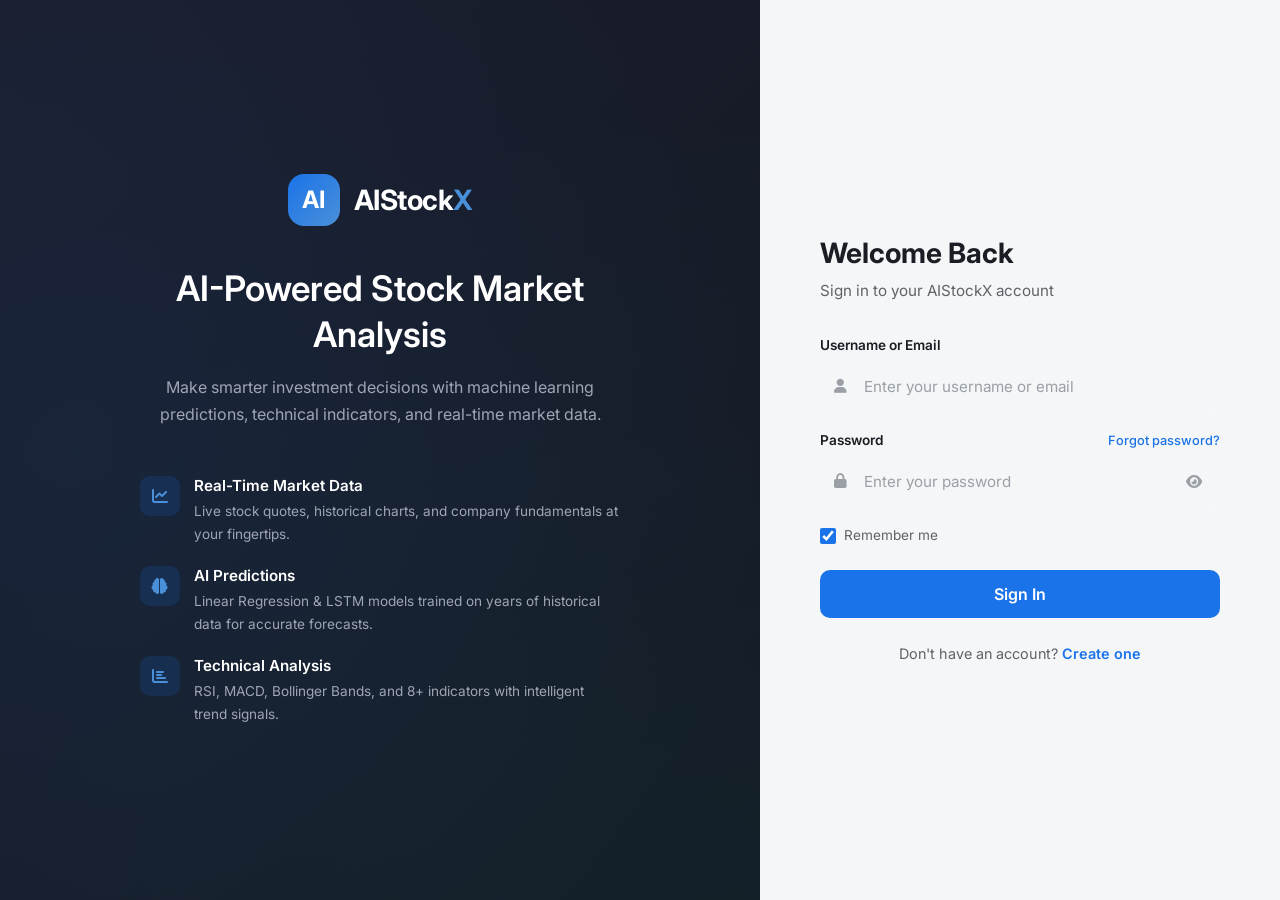
<file: frontend/index.html>
<!DOCTYPE html>
<html lang="en">
<head>
    <meta charset="UTF-8">
    <meta name="viewport" content="width=device-width, initial-scale=1.0">
    <title>AIStockX - AI-Powered Stock Analysis</title>
    <link rel="preconnect" href="https://fonts.googleapis.com">
    <link rel="preconnect" href="https://fonts.gstatic.com" crossorigin>
    <link href="https://fonts.googleapis.com/css2?family=Inter:wght@300;400;500;600;700;800&display=swap" rel="stylesheet">
    <link rel="stylesheet" href="https://cdnjs.cloudflare.com/ajax/libs/font-awesome/6.5.1/css/all.min.css">
    <link rel="stylesheet" href="css/global.css">
    <script>
        // Redirect to dashboard if logged in, otherwise to login
        const token = localStorage.getItem('aistockx_token');
        if (token) {
            window.location.replace('dashboard.html');
        } else {
            window.location.replace('login.html');
        }
    </script>
</head>
<body>
    <div class="loading-overlay" id="global-loading">
        <div class="loading-spinner">
            <div class="spinner-ring"></div>
            <p class="loading-text">Redirecting...</p>
        </div>
    </div>
</body>
</html>
</file>
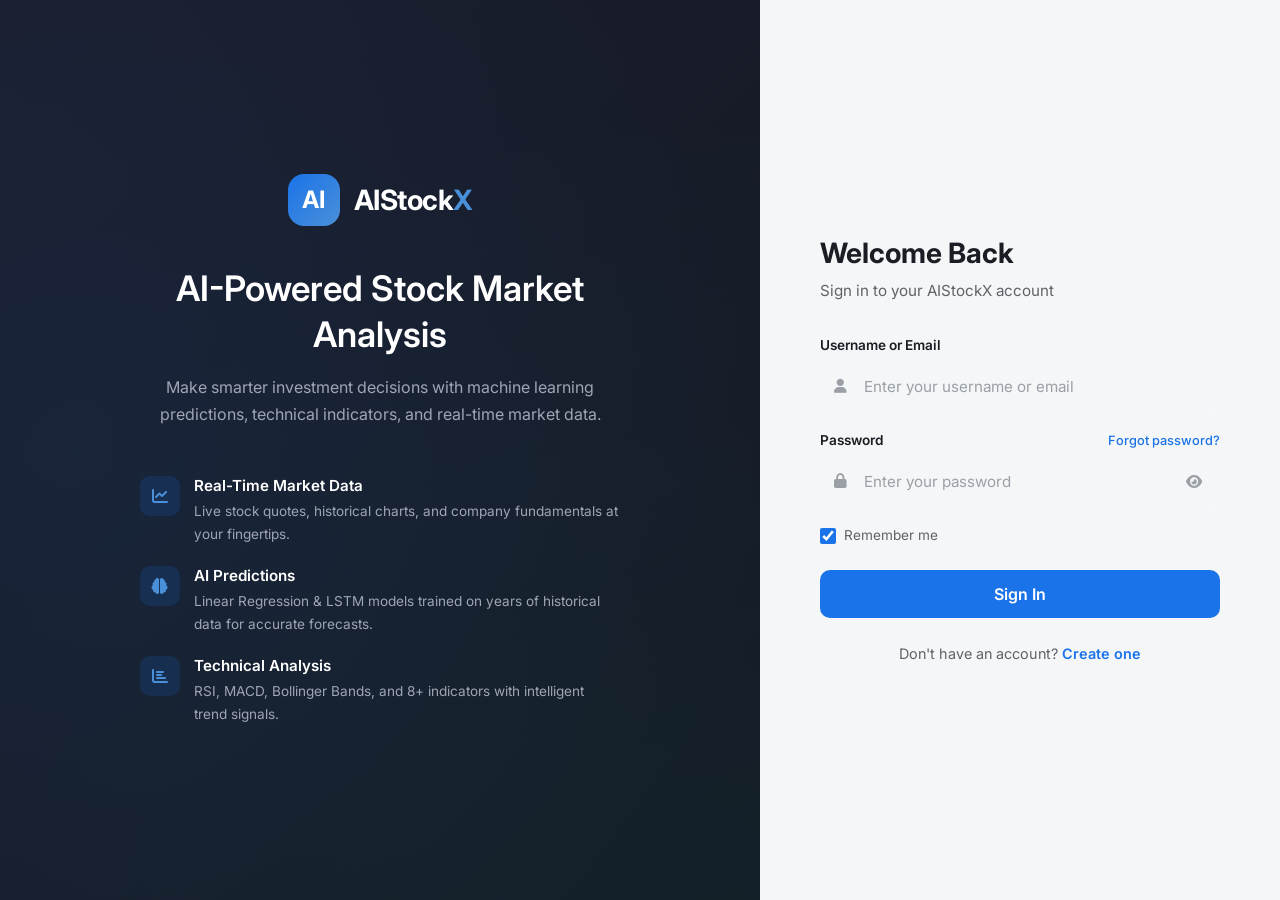
<file: frontend/login.html>
<!DOCTYPE html>
<html lang="en">
<head>
    <meta charset="UTF-8">
    <meta name="viewport" content="width=device-width, initial-scale=1.0">
    <title>Sign In - AIStockX</title>
    <link rel="preconnect" href="https://fonts.googleapis.com">
    <link rel="preconnect" href="https://fonts.gstatic.com" crossorigin>
    <link href="https://fonts.googleapis.com/css2?family=Inter:wght@300;400;500;600;700;800&display=swap" rel="stylesheet">
    <link rel="stylesheet" href="https://cdnjs.cloudflare.com/ajax/libs/font-awesome/6.5.1/css/all.min.css">
    <link rel="stylesheet" href="css/global.css">
    <link rel="stylesheet" href="css/auth.css">
</head>
<body>
    <div class="auth-page">
        <!-- Left Panel - Branding -->
        <div class="auth-left">
            <div class="auth-left-content">
                <div class="auth-brand">
                    <div class="brand-icon">AI</div>
                    <div class="brand-text">AIStock<span>X</span></div>
                </div>
                <h1>AI-Powered Stock Market Analysis</h1>
                <p>Make smarter investment decisions with machine learning predictions, technical indicators, and real-time market data.</p>
                <div class="auth-features">
                    <div class="auth-feature-item">
                        <div class="feature-icon"><i class="fas fa-chart-line"></i></div>
                        <div class="feature-text">
                            <h4>Real-Time Market Data</h4>
                            <p>Live stock quotes, historical charts, and company fundamentals at your fingertips.</p>
                        </div>
                    </div>
                    <div class="auth-feature-item">
                        <div class="feature-icon"><i class="fas fa-brain"></i></div>
                        <div class="feature-text">
                            <h4>AI Predictions</h4>
                            <p>Linear Regression & LSTM models trained on years of historical data for accurate forecasts.</p>
                        </div>
                    </div>
                    <div class="auth-feature-item">
                        <div class="feature-icon"><i class="fas fa-chart-bar"></i></div>
                        <div class="feature-text">
                            <h4>Technical Analysis</h4>
                            <p>RSI, MACD, Bollinger Bands, and 8+ indicators with intelligent trend signals.</p>
                        </div>
                    </div>
                </div>
            </div>
        </div>

        <!-- Right Panel - Login Form -->
        <div class="auth-right">
            <div class="auth-form-container">
                <div class="auth-header">
                    <h2>Welcome Back</h2>
                    <p>Sign in to your AIStockX account</p>
                </div>
                <form class="auth-form" id="loginForm" autocomplete="off">
                    <div class="form-group">
                        <label class="form-label" for="username">Username or Email</label>
                        <div class="input-with-icon">
                            <i class="fas fa-user input-icon"></i>
                            <input
                                type="text"
                                id="username"
                                name="username"
                                class="form-input"
                                placeholder="Enter your username or email"
                                required
                                autocomplete="username"
                            >
                        </div>
                    </div>
                    <div class="form-group">
                        <label class="form-label" for="password">
                            Password
                            <a href="#">Forgot password?</a>
                        </label>
                        <div class="input-with-icon">
                            <i class="fas fa-lock input-icon"></i>
                            <input
                                type="password"
                                id="password"
                                name="password"
                                class="form-input"
                                placeholder="Enter your password"
                                required
                                autocomplete="current-password"
                            >
                            <button type="button" class="toggle-password" onclick="togglePasswordVisibility('password')" title="Toggle password visibility">
                                <i class="fas fa-eye"></i>
                            </button>
                        </div>
                    </div>
                    <div class="form-options">
                        <label class="remember-me">
                            <input type="checkbox" checked>
                            <span>Remember me</span>
                        </label>
                    </div>
                    <button type="submit" class="btn btn-primary btn-block btn-lg">
                        Sign In
                    </button>
                    <div class="auth-footer">
                        Don't have an account? <a href="register.html">Create one</a>
                    </div>
                </form>
            </div>
        </div>
    </div>

    <script src="js/utils.js"></script>
    <script src="js/storage.js"></script>
    <script src="js/api.js"></script>
    <script src="js/auth.js"></script>
    <script>
        document.addEventListener('DOMContentLoaded', initLoginPage);

        function togglePasswordVisibility(inputId) {
            const input = document.getElementById(inputId);
            const icon = event.currentTarget.querySelector('i');
            if (input.type === 'password') {
                input.type = 'text';
                icon.className = 'fas fa-eye-slash';
            } else {
                input.type = 'password';
                icon.className = 'fas fa-eye';
            }
        }
    </script>
</body>
</html>
</file>
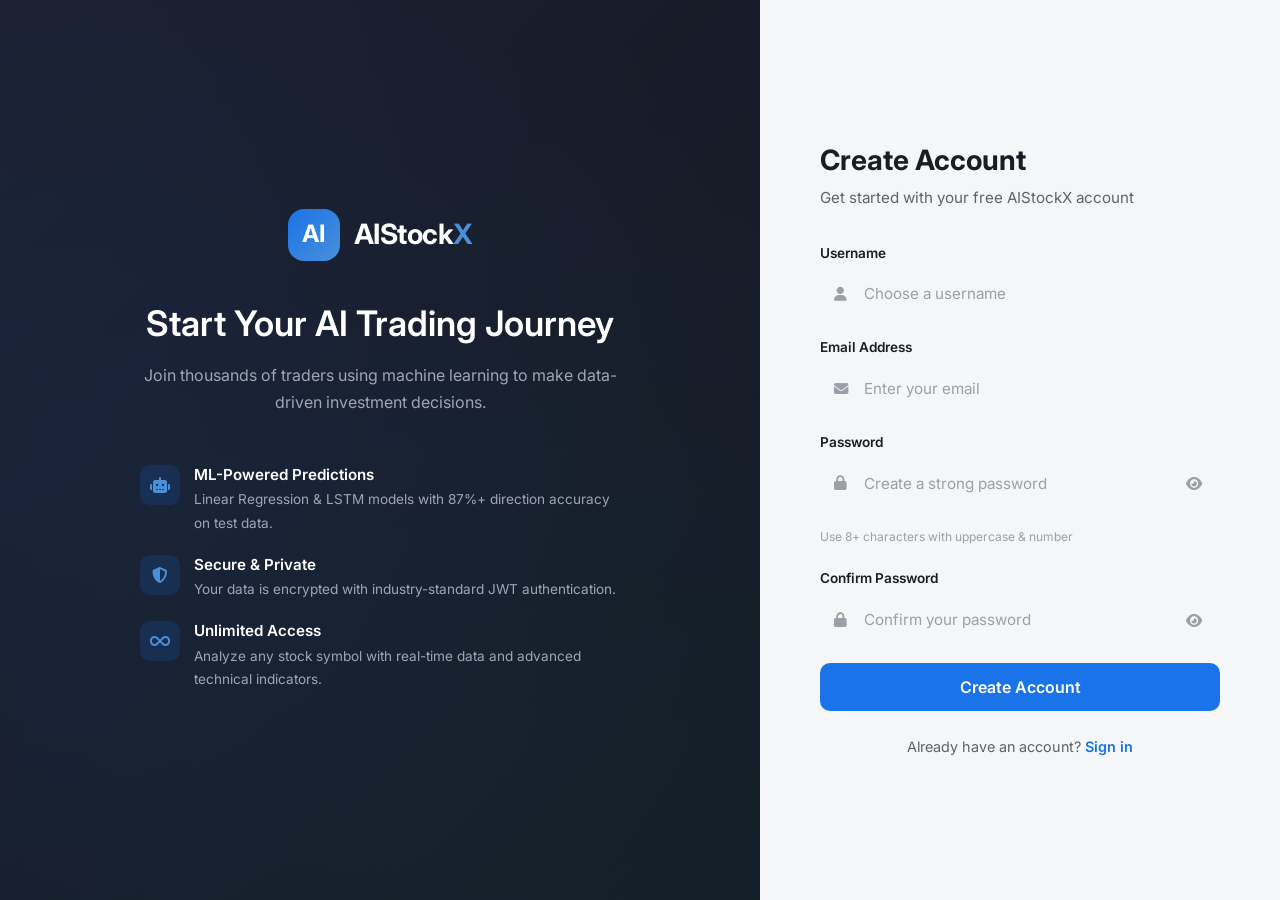
<file: frontend/register.html>
<!DOCTYPE html>
<html lang="en">
<head>
    <meta charset="UTF-8">
    <meta name="viewport" content="width=device-width, initial-scale=1.0">
    <title>Create Account - AIStockX</title>
    <link rel="preconnect" href="https://fonts.googleapis.com">
    <link rel="preconnect" href="https://fonts.gstatic.com" crossorigin>
    <link href="https://fonts.googleapis.com/css2?family=Inter:wght@300;400;500;600;700;800&display=swap" rel="stylesheet">
    <link rel="stylesheet" href="https://cdnjs.cloudflare.com/ajax/libs/font-awesome/6.5.1/css/all.min.css">
    <link rel="stylesheet" href="css/global.css">
    <link rel="stylesheet" href="css/auth.css">
</head>
<body>
    <div class="auth-page">
        <!-- Left Panel - Branding -->
        <div class="auth-left">
            <div class="auth-left-content">
                <div class="auth-brand">
                    <div class="brand-icon">AI</div>
                    <div class="brand-text">AIStock<span>X</span></div>
                </div>
                <h1>Start Your AI Trading Journey</h1>
                <p>Join thousands of traders using machine learning to make data-driven investment decisions.</p>
                <div class="auth-features">
                    <div class="auth-feature-item">
                        <div class="feature-icon"><i class="fas fa-robot"></i></div>
                        <div class="feature-text">
                            <h4>ML-Powered Predictions</h4>
                            <p>Linear Regression & LSTM models with 87%+ direction accuracy on test data.</p>
                        </div>
                    </div>
                    <div class="auth-feature-item">
                        <div class="feature-icon"><i class="fas fa-shield-alt"></i></div>
                        <div class="feature-text">
                            <h4>Secure & Private</h4>
                            <p>Your data is encrypted with industry-standard JWT authentication.</p>
                        </div>
                    </div>
                    <div class="auth-feature-item">
                        <div class="feature-icon"><i class="fas fa-infinity"></i></div>
                        <div class="feature-text">
                            <h4>Unlimited Access</h4>
                            <p>Analyze any stock symbol with real-time data and advanced technical indicators.</p>
                        </div>
                    </div>
                </div>
            </div>
        </div>

        <!-- Right Panel - Register Form -->
        <div class="auth-right">
            <div class="auth-form-container">
                <div class="auth-header">
                    <h2>Create Account</h2>
                    <p>Get started with your free AIStockX account</p>
                </div>
                <form class="auth-form" id="registerForm" autocomplete="off">
                    <div class="form-group">
                        <label class="form-label" for="username">Username</label>
                        <div class="input-with-icon">
                            <i class="fas fa-user input-icon"></i>
                            <input
                                type="text"
                                id="username"
                                name="username"
                                class="form-input"
                                placeholder="Choose a username"
                                required
                                minlength="3"
                                autocomplete="username"
                            >
                        </div>
                    </div>
                    <div class="form-group">
                        <label class="form-label" for="email">Email Address</label>
                        <div class="input-with-icon">
                            <i class="fas fa-envelope input-icon"></i>
                            <input
                                type="email"
                                id="email"
                                name="email"
                                class="form-input"
                                placeholder="Enter your email"
                                required
                                autocomplete="email"
                            >
                        </div>
                    </div>
                    <div class="form-group">
                        <label class="form-label" for="password">Password</label>
                        <div class="input-with-icon">
                            <i class="fas fa-lock input-icon"></i>
                            <input
                                type="password"
                                id="password"
                                name="password"
                                class="form-input"
                                placeholder="Create a strong password"
                                required
                                minlength="8"
                                autocomplete="new-password"
                                oninput="checkPasswordStrength(this.value)"
                            >
                            <button type="button" class="toggle-password" onclick="togglePasswordVisibility('password')" title="Toggle password visibility">
                                <i class="fas fa-eye"></i>
                            </button>
                        </div>
                        <div class="password-strength" id="passwordStrength">
                            <div class="strength-bar">
                                <div class="strength-fill" id="strengthFill"></div>
                            </div>
                            <span class="strength-text" id="strengthText">Use 8+ characters with uppercase & number</span>
                        </div>
                    </div>
                    <div class="form-group">
                        <label class="form-label" for="confirm_password">Confirm Password</label>
                        <div class="input-with-icon">
                            <i class="fas fa-lock input-icon"></i>
                            <input
                                type="password"
                                id="confirm_password"
                                name="confirm_password"
                                class="form-input"
                                placeholder="Confirm your password"
                                required
                                autocomplete="new-password"
                            >
                            <button type="button" class="toggle-password" onclick="togglePasswordVisibility('confirm_password')" title="Toggle password visibility">
                                <i class="fas fa-eye"></i>
                            </button>
                        </div>
                    </div>
                    <button type="submit" class="btn btn-primary btn-block btn-lg">
                        Create Account
                    </button>
                    <div class="auth-footer">
                        Already have an account? <a href="login.html">Sign in</a>
                    </div>
                </form>
            </div>
        </div>
    </div>

    <script src="js/utils.js"></script>
    <script src="js/storage.js"></script>
    <script src="js/api.js"></script>
    <script src="js/auth.js"></script>
    <script>
        document.addEventListener('DOMContentLoaded', initRegisterPage);

        function togglePasswordVisibility(inputId) {
            const input = document.getElementById(inputId);
            const icon = event.currentTarget.querySelector('i');
            if (input.type === 'password') {
                input.type = 'text';
                icon.className = 'fas fa-eye-slash';
            } else {
                input.type = 'password';
                icon.className = 'fas fa-eye';
            }
        }

        function checkPasswordStrength(password) {
            const fill = document.getElementById('strengthFill');
            const text = document.getElementById('strengthText');
            let strength = 0;

            if (password.length >= 8) strength++;
            if (/[A-Z]/.test(password)) strength++;
            if (/[0-9]/.test(password)) strength++;
            if (/[^A-Za-z0-9]/.test(password)) strength++;

            fill.className = 'strength-fill';
            if (password.length === 0) {
                fill.style.width = '0';
                text.textContent = 'Use 8+ characters with uppercase & number';
                text.style.color = 'var(--color-text-muted)';
            } else if (strength <= 1) {
                fill.classList.add('weak');
                text.textContent = 'Weak password';
                text.style.color = 'var(--color-danger)';
            } else if (strength <= 2) {
                fill.classList.add('medium');
                text.textContent = 'Medium password';
                text.style.color = 'var(--color-warning)';
            } else {
                fill.classList.add('strong');
                text.textContent = 'Strong password';
                text.style.color = 'var(--color-success)';
            }
        }
    </script>
</body>
</html>
</file>
<file: frontend/css/global.css>
/* ==========================================================================
   AIStockX - Global Styles
   Premium FinTech Dashboard Design Language
   ========================================================================== */

/* --------------------------------------------------------------------------
   CSS Variables & Theme
   -------------------------------------------------------------------------- */

:root {
    /* Primary Colors */
    --color-primary: #1a73e8;
    --color-primary-dark: #1557b0;
    --color-primary-light: #4a90d9;
    --color-primary-bg: rgba(26, 115, 232, 0.08);

    /* Neutral Colors */
    --color-white: #ffffff;
    --color-bg: #f4f6f8;
    --color-bg-card: #ffffff;
    --color-bg-sidebar: #1b1f2e;
    --color-bg-sidebar-hover: #262b3d;

    /* Text Colors */
    --color-text-primary: #1a1d23;
    --color-text-secondary: #5f6368;
    --color-text-muted: #9aa0a6;
    --color-text-light: #ffffff;
    --color-text-sidebar: #a0a5b5;

    /* Accent Colors */
    --color-success: #0ecb81;
    --color-success-bg: rgba(14, 203, 129, 0.1);
    --color-danger: #f6465d;
    --color-danger-bg: rgba(246, 70, 93, 0.1);
    --color-warning: #f0b90b;
    --color-warning-bg: rgba(240, 185, 11, 0.1);
    --color-info: #1a73e8;

    /* Shadows */
    --shadow-sm: 0 1px 3px rgba(0, 0, 0, 0.06), 0 1px 2px rgba(0, 0, 0, 0.04);
    --shadow-md: 0 4px 12px rgba(0, 0, 0, 0.08);
    --shadow-lg: 0 8px 30px rgba(0, 0, 0, 0.12);
    --shadow-card: 0 2px 8px rgba(0, 0, 0, 0.06), 0 1px 3px rgba(0, 0, 0, 0.04);

    /* Border Radius */
    --radius-sm: 6px;
    --radius-md: 10px;
    --radius-lg: 16px;
    --radius-xl: 24px;

    /* Typography */
    --font-family: 'Inter', -apple-system, BlinkMacSystemFont, 'Segoe UI', Roboto, sans-serif;
    --font-mono: 'JetBrains Mono', 'Fira Code', monospace;

    /* Transitions */
    --transition-fast: 0.15s ease;
    --transition-base: 0.25s ease;
    --transition-slow: 0.35s ease;
}

/* --------------------------------------------------------------------------
   Base Reset
   -------------------------------------------------------------------------- */

*, *::before, *::after {
    margin: 0;
    padding: 0;
    box-sizing: border-box;
}

html {
    font-size: 16px;
    scroll-behavior: smooth;
    -webkit-font-smoothing: antialiased;
    -moz-osx-font-smoothing: grayscale;
}

body {
    font-family: var(--font-family);
    background: var(--color-bg);
    color: var(--color-text-primary);
    line-height: 1.6;
    min-height: 100vh;
}

a {
    text-decoration: none;
    color: inherit;
}

ul, ol {
    list-style: none;
}

img {
    max-width: 100%;
    height: auto;
}

button {
    cursor: pointer;
    font-family: inherit;
    border: none;
    background: none;
}

input, select, textarea {
    font-family: inherit;
    font-size: inherit;
}

/* --------------------------------------------------------------------------
   Typography
   -------------------------------------------------------------------------- */

h1, h2, h3, h4, h5, h6 {
    font-weight: 600;
    line-height: 1.3;
    color: var(--color-text-primary);
}

h1 { font-size: 2rem; }
h2 { font-size: 1.5rem; }
h3 { font-size: 1.25rem; }
h4 { font-size: 1.125rem; }

.text-success { color: var(--color-success) !important; }
.text-danger { color: var(--color-danger) !important; }
.text-warning { color: var(--color-warning) !important; }
.text-muted { color: var(--color-text-muted) !important; }
.text-primary { color: var(--color-primary) !important; }

/* --------------------------------------------------------------------------
   Layout
   -------------------------------------------------------------------------- */

.app-layout {
    display: flex;
    min-height: 100vh;
}

/* Sidebar */
.sidebar {
    width: 260px;
    background: var(--color-bg-sidebar);
    color: var(--color-text-sidebar);
    display: flex;
    flex-direction: column;
    position: fixed;
    top: 0;
    left: 0;
    bottom: 0;
    z-index: 100;
    transition: transform var(--transition-base);
}

.sidebar-brand {
    display: flex;
    align-items: center;
    gap: 12px;
    padding: 20px 24px;
    border-bottom: 1px solid rgba(255, 255, 255, 0.06);
}

.sidebar-brand .brand-icon {
    width: 40px;
    height: 40px;
    background: linear-gradient(135deg, var(--color-primary), #4a90d9);
    border-radius: var(--radius-md);
    display: flex;
    align-items: center;
    justify-content: center;
    font-size: 1.25rem;
    color: white;
    font-weight: 700;
}

.sidebar-brand .brand-text {
    font-size: 1.25rem;
    font-weight: 700;
    color: var(--color-text-light);
    letter-spacing: -0.5px;
}

.sidebar-brand .brand-text span {
    color: var(--color-primary-light);
}

.sidebar-nav {
    flex: 1;
    padding: 12px 0;
    overflow-y: auto;
}

.sidebar-nav .nav-section {
    padding: 8px 24px 4px;
    font-size: 0.7rem;
    text-transform: uppercase;
    letter-spacing: 1.2px;
    color: rgba(255, 255, 255, 0.3);
    font-weight: 600;
}

.nav-item {
    display: flex;
    align-items: center;
    gap: 14px;
    padding: 10px 24px;
    margin: 2px 12px;
    border-radius: var(--radius-sm);
    color: var(--color-text-sidebar);
    font-size: 0.9rem;
    font-weight: 500;
    transition: all var(--transition-fast);
    cursor: pointer;
}

.nav-item i {
    width: 20px;
    text-align: center;
    font-size: 1rem;
}

.nav-item:hover {
    background: var(--color-bg-sidebar-hover);
    color: var(--color-text-light);
}

.nav-item.active {
    background: var(--color-primary);
    color: var(--color-text-light);
}

.nav-item.active:hover {
    background: var(--color-primary-dark);
}

/* Main Content */
.main-content {
    flex: 1;
    margin-left: 260px;
    min-height: 100vh;
}

/* Navbar */
.navbar {
    display: flex;
    align-items: center;
    justify-content: space-between;
    padding: 16px 32px;
    background: var(--color-white);
    border-bottom: 1px solid rgba(0, 0, 0, 0.06);
    position: sticky;
    top: 0;
    z-index: 50;
}

.navbar-left {
    display: flex;
    align-items: center;
    gap: 16px;
}

.navbar-left .page-title {
    font-size: 1.25rem;
    font-weight: 600;
}

.navbar-right {
    display: flex;
    align-items: center;
    gap: 16px;
}

.navbar-user {
    display: flex;
    align-items: center;
}

/* User Dropdown */
.user-dropdown {
    position: relative;
}

.user-dropdown-trigger {
    display: flex;
    align-items: center;
    gap: 10px;
    padding: 6px 12px;
    border-radius: var(--radius-md);
    transition: background var(--transition-fast);
    cursor: pointer;
    background: none;
    border: none;
}

.user-dropdown-trigger:hover {
    background: var(--color-bg);
}

.user-avatar {
    width: 34px;
    height: 34px;
    border-radius: 50%;
    background: linear-gradient(135deg, var(--color-primary), #4a90d9);
    color: white;
    display: flex;
    align-items: center;
    justify-content: center;
    font-weight: 600;
    font-size: 0.9rem;
}

.user-name {
    font-size: 0.9rem;
    font-weight: 500;
    color: var(--color-text-primary);
}

.dropdown-arrow {
    font-size: 0.7rem;
    color: var(--color-text-muted);
    transition: transform var(--transition-fast);
}

.dropdown-menu {
    position: absolute;
    top: calc(100% + 8px);
    right: 0;
    width: 240px;
    background: var(--color-white);
    border-radius: var(--radius-md);
    box-shadow: var(--shadow-lg);
    opacity: 0;
    visibility: hidden;
    transform: translateY(-8px);
    transition: all var(--transition-fast);
    z-index: 200;
    overflow: hidden;
}

.dropdown-menu.show {
    opacity: 1;
    visibility: visible;
    transform: translateY(0);
}

.dropdown-header {
    padding: 16px;
    display: flex;
    flex-direction: column;
    gap: 4px;
}

.dropdown-user-name {
    font-weight: 600;
    font-size: 0.95rem;
    color: var(--color-text-primary);
}

.dropdown-user-email {
    font-size: 0.8rem;
    color: var(--color-text-muted);
}

.dropdown-divider {
    height: 1px;
    background: rgba(0, 0, 0, 0.06);
}

.dropdown-item {
    display: flex;
    align-items: center;
    gap: 12px;
    padding: 12px 16px;
    font-size: 0.9rem;
    color: var(--color-text-primary);
    transition: background var(--transition-fast);
    cursor: pointer;
    width: 100%;
    text-align: left;
    border: none;
    background: none;
}

.dropdown-item:hover {
    background: var(--color-bg);
}

.dropdown-item i {
    width: 18px;
    color: var(--color-text-muted);
}

.dropdown-item-danger {
    color: var(--color-danger) !important;
}

.dropdown-item-danger i {
    color: var(--color-danger) !important;
}

/* Page Content */
.page-content {
    padding: 28px 32px;
}

/* --------------------------------------------------------------------------
   Cards
   -------------------------------------------------------------------------- */

.card {
    background: var(--color-bg-card);
    border-radius: var(--radius-lg);
    box-shadow: var(--shadow-card);
    border: 1px solid rgba(0, 0, 0, 0.04);
    transition: box-shadow var(--transition-base), transform var(--transition-base);
}

.card:hover {
    box-shadow: var(--shadow-md);
}

.card-header {
    padding: 20px 24px 0;
    display: flex;
    align-items: center;
    justify-content: space-between;
}

.card-header h3 {
    font-size: 1rem;
    font-weight: 600;
}

.card-body {
    padding: 20px 24px;
}

.card-footer {
    padding: 16px 24px;
    border-top: 1px solid rgba(0, 0, 0, 0.04);
}

/* Stat Cards */
.stat-card {
    background: var(--color-bg-card);
    border-radius: var(--radius-lg);
    padding: 20px 24px;
    box-shadow: var(--shadow-card);
    border: 1px solid rgba(0, 0, 0, 0.04);
    transition: all var(--transition-base);
}

.stat-card:hover {
    transform: translateY(-2px);
    box-shadow: var(--shadow-md);
}

.stat-card .stat-label {
    font-size: 0.8rem;
    color: var(--color-text-muted);
    font-weight: 500;
    text-transform: uppercase;
    letter-spacing: 0.5px;
    margin-bottom: 6px;
}

.stat-card .stat-value {
    font-size: 1.5rem;
    font-weight: 700;
    color: var(--color-text-primary);
    line-height: 1.2;
}

.stat-card .stat-change {
    display: inline-flex;
    align-items: center;
    gap: 4px;
    font-size: 0.85rem;
    font-weight: 600;
    margin-top: 4px;
}

.stat-card .stat-sub {
    font-size: 0.8rem;
    color: var(--color-text-muted);
    margin-top: 2px;
}

/* --------------------------------------------------------------------------
   Form Elements
   -------------------------------------------------------------------------- */

.form-group {
    margin-bottom: 20px;
}

.form-label {
    display: block;
    font-size: 0.85rem;
    font-weight: 600;
    color: var(--color-text-primary);
    margin-bottom: 6px;
}

.form-input {
    width: 100%;
    padding: 12px 16px;
    background: var(--color-bg);
    border: 2px solid transparent;
    border-radius: var(--radius-md);
    font-size: 0.95rem;
    color: var(--color-text-primary);
    transition: all var(--transition-fast);
    outline: none;
}

.form-input:focus {
    border-color: var(--color-primary);
    background: var(--color-white);
    box-shadow: 0 0 0 3px var(--color-primary-bg);
}

.form-input::placeholder {
    color: var(--color-text-muted);
}

.form-input.error {
    border-color: var(--color-danger);
    box-shadow: 0 0 0 3px var(--color-danger-bg);
}

.form-error {
    font-size: 0.8rem;
    color: var(--color-danger);
    margin-top: 4px;
}

/* Buttons */
.btn {
    display: inline-flex;
    align-items: center;
    justify-content: center;
    gap: 8px;
    padding: 12px 24px;
    border-radius: var(--radius-md);
    font-size: 0.9rem;
    font-weight: 600;
    transition: all var(--transition-fast);
    cursor: pointer;
    border: none;
    line-height: 1.2;
}

.btn:disabled {
    opacity: 0.6;
    cursor: not-allowed;
}

.btn:focus-visible,
.form-input:focus-visible,
.search-box input:focus-visible,
.period-btn:focus-visible {
    outline: 2px solid var(--color-primary);
    outline-offset: 2px;
}

.btn-primary {
    background: var(--color-primary);
    color: white;
}

.btn-primary:hover:not(:disabled) {
    background: var(--color-primary-dark);
    transform: translateY(-1px);
    box-shadow: 0 4px 12px rgba(26, 115, 232, 0.3);
}

.btn-secondary {
    background: var(--color-bg);
    color: var(--color-text-primary);
}

.btn-secondary:hover:not(:disabled) {
    background: #e8eaed;
}

.btn-success {
    background: var(--color-success);
    color: white;
}

.btn-success:hover:not(:disabled) {
    background: #0ab878;
    box-shadow: 0 4px 12px rgba(14, 203, 129, 0.3);
}

.btn-danger {
    background: var(--color-danger);
    color: white;
}

.btn-danger:hover:not(:disabled) {
    background: #d4354a;
    box-shadow: 0 4px 12px rgba(246, 70, 93, 0.3);
}

.btn-outline {
    background: transparent;
    color: var(--color-primary);
    border: 2px solid var(--color-primary);
}

.btn-outline:hover:not(:disabled) {
    background: var(--color-primary);
    color: white;
}

.btn-sm {
    padding: 8px 16px;
    font-size: 0.85rem;
}

.btn-lg {
    padding: 14px 32px;
    font-size: 1rem;
}

.btn-block {
    width: 100%;
}

/* --------------------------------------------------------------------------
   Grid System
   -------------------------------------------------------------------------- */

.grid {
    display: grid;
    gap: 20px;
}

.grid-2 {
    grid-template-columns: repeat(2, 1fr);
}

.grid-3 {
    grid-template-columns: repeat(3, 1fr);
}

.grid-4 {
    grid-template-columns: repeat(4, 1fr);
}

.grid-auto {
    grid-template-columns: repeat(auto-fit, minmax(250px, 1fr));
}

/* --------------------------------------------------------------------------
   Loading Spinner
   -------------------------------------------------------------------------- */

.loading-overlay {
    position: fixed;
    top: 0;
    left: 0;
    right: 0;
    bottom: 0;
    background: rgba(255, 255, 255, 0.8);
    display: flex;
    align-items: center;
    justify-content: center;
    z-index: 9999;
    transition: opacity var(--transition-base);
}

.loading-spinner {
    text-align: center;
}

.spinner-ring {
    width: 48px;
    height: 48px;
    border: 4px solid var(--color-bg);
    border-top-color: var(--color-primary);
    border-radius: 50%;
    animation: spin 0.8s linear infinite;
    margin: 0 auto 12px;
}

@keyframes spin {
    to { transform: rotate(360deg); }
}

.loading-text {
    font-size: 0.9rem;
    color: var(--color-text-muted);
    font-weight: 500;
}

/* --------------------------------------------------------------------------
   Toast Notification
   -------------------------------------------------------------------------- */

.toast-container {
    position: fixed;
    top: 24px;
    right: 24px;
    z-index: 10000;
    animation: slideInRight 0.3s ease;
    transition: all 0.3s ease;
}

@keyframes slideInRight {
    from {
        opacity: 0;
        transform: translateX(100%);
    }
    to {
        opacity: 1;
        transform: translateX(0);
    }
}

.toast {
    display: flex;
    align-items: center;
    gap: 12px;
    padding: 14px 20px;
    border-radius: var(--radius-md);
    box-shadow: var(--shadow-lg);
    min-width: 320px;
    max-width: 480px;
}

.toast-success {
    background: #e8f5e9;
    border-left: 4px solid var(--color-success);
    color: #1b5e20;
}

.toast-error {
    background: #fce4ec;
    border-left: 4px solid var(--color-danger);
    color: #b71c1c;
}

.toast-info {
    background: #e3f2fd;
    border-left: 4px solid var(--color-primary);
    color: #0d47a1;
}

.toast-warning {
    background: #fff8e1;
    border-left: 4px solid var(--color-warning);
    color: #f57f17;
}

.toast-icon {
    font-size: 1.3rem;
    flex-shrink: 0;
}

.toast-success .toast-icon { color: var(--color-success); }
.toast-error .toast-icon { color: var(--color-danger); }
.toast-info .toast-icon { color: var(--color-primary); }
.toast-warning .toast-icon { color: var(--color-warning); }

.toast-message {
    flex: 1;
    font-size: 0.9rem;
    font-weight: 500;
}

.toast-close {
    font-size: 1.3rem;
    color: inherit;
    opacity: 0.6;
    cursor: pointer;
    transition: opacity var(--transition-fast);
    background: none;
    border: none;
    padding: 0;
    line-height: 1;
}

.toast-close:hover {
    opacity: 1;
}

/* --------------------------------------------------------------------------
   Search Input
   -------------------------------------------------------------------------- */

.search-box {
    position: relative;
    width: 100%;
    max-width: 500px;
}

.search-box .search-icon {
    position: absolute;
    left: 14px;
    top: 50%;
    transform: translateY(-50%);
    color: var(--color-text-muted);
    font-size: 0.9rem;
}

.search-box input {
    width: 100%;
    padding: 12px 16px 12px 42px;
    background: var(--color-bg);
    border: 2px solid transparent;
    border-radius: var(--radius-xl);
    font-size: 0.95rem;
    color: var(--color-text-primary);
    transition: all var(--transition-fast);
    outline: none;
}

.search-box input:focus {
    border-color: var(--color-primary);
    background: var(--color-white);
    box-shadow: 0 0 0 3px var(--color-primary-bg);
}

/* --------------------------------------------------------------------------
   Badge / Chip
   -------------------------------------------------------------------------- */

.badge {
    display: inline-flex;
    align-items: center;
    gap: 4px;
    padding: 4px 10px;
    border-radius: 20px;
    font-size: 0.75rem;
    font-weight: 600;
}

.badge-success {
    background: var(--color-success-bg);
    color: var(--color-success);
}

.badge-danger {
    background: var(--color-danger-bg);
    color: var(--color-danger);
}

.badge-warning {
    background: var(--color-warning-bg);
    color: var(--color-warning);
}

.badge-info {
    background: var(--color-primary-bg);
    color: var(--color-primary);
}

.badge-neutral {
    background: #f0f0f0;
    color: #666;
}

/* --------------------------------------------------------------------------
   Table
   -------------------------------------------------------------------------- */

.table-container {
    overflow-x: auto;
}

table {
    width: 100%;
    border-collapse: collapse;
}

table th {
    padding: 12px 16px;
    text-align: left;
    font-size: 0.8rem;
    font-weight: 600;
    color: var(--color-text-muted);
    text-transform: uppercase;
    letter-spacing: 0.5px;
    border-bottom: 2px solid rgba(0, 0, 0, 0.04);
}

table td {
    padding: 12px 16px;
    font-size: 0.9rem;
    border-bottom: 1px solid rgba(0, 0, 0, 0.04);
}

table tr:hover td {
    background: rgba(0, 0, 0, 0.02);
}

/* --------------------------------------------------------------------------
   Scrollbar
   -------------------------------------------------------------------------- */

::-webkit-scrollbar {
    width: 6px;
    height: 6px;
}

::-webkit-scrollbar-track {
    background: transparent;
}

::-webkit-scrollbar-thumb {
    background: rgba(0, 0, 0, 0.15);
    border-radius: 3px;
}

::-webkit-scrollbar-thumb:hover {
    background: rgba(0, 0, 0, 0.25);
}

/* --------------------------------------------------------------------------
   Utility Classes
   -------------------------------------------------------------------------- */

.flex { display: flex; }
.flex-col { flex-direction: column; }
.items-center { align-items: center; }
.justify-center { justify-content: center; }
.justify-between { justify-content: space-between; }
.gap-1 { gap: 4px; }
.gap-2 { gap: 8px; }
.gap-3 { gap: 12px; }
.gap-4 { gap: 16px; }
.gap-6 { gap: 24px; }

.mt-1 { margin-top: 4px; }
.mt-2 { margin-top: 8px; }
.mt-3 { margin-top: 12px; }
.mt-4 { margin-top: 16px; }
.mt-6 { margin-top: 24px; }
.mt-8 { margin-top: 32px; }
.mb-4 { margin-bottom: 16px; }
.mb-6 { margin-bottom: 24px; }

.text-center { text-align: center; }
.text-right { text-align: right; }

.w-full { width: 100%; }

.hidden { display: none !important; }

.section-title {
    font-size: 1.1rem;
    font-weight: 600;
    margin-bottom: 16px;
    color: var(--color-text-primary);
}

.section-subtitle {
    font-size: 0.85rem;
    color: var(--color-text-muted);
    margin-bottom: 20px;
}

.divider {
    height: 1px;
    background: rgba(0, 0, 0, 0.06);
    margin: 24px 0;
}

/* --------------------------------------------------------------------------
   Responsive
   -------------------------------------------------------------------------- */

@media (max-width: 1200px) {
    .grid-4 {
        grid-template-columns: repeat(2, 1fr);
    }
}

@media (max-width: 992px) {
    .grid-3 {
        grid-template-columns: repeat(2, 1fr);
    }
}

@media (max-width: 768px) {
    .sidebar {
        transform: translateX(-100%);
    }

    .sidebar.open {
        transform: translateX(0);
    }

    .main-content {
        margin-left: 0;
    }

    .navbar {
        padding: 12px 16px;
    }

    .page-content {
        padding: 16px;
    }

    .grid-2, .grid-3, .grid-4 {
        grid-template-columns: 1fr;
    }

    .user-name {
        display: none;
    }

    .mobile-menu-btn {
        display: flex !important;
    }
}

@media (min-width: 769px) {
    .mobile-menu-btn {
        display: none !important;
    }
}

.mobile-menu-btn {
    display: flex;
    align-items: center;
    justify-content: center;
    width: 40px;
    height: 40px;
    border-radius: var(--radius-md);
    background: none;
    border: none;
    font-size: 1.3rem;
    color: var(--color-text-primary);
    cursor: pointer;
}

.mobile-menu-btn:hover {
    background: var(--color-bg);
}

/* Sidebar overlay for mobile */
.sidebar-overlay {
    display: none;
    position: fixed;
    top: 0;
    left: 0;
    right: 0;
    bottom: 0;
    background: rgba(0, 0, 0, 0.5);
    z-index: 99;
}

.sidebar-overlay.show {
    display: block;
}

/* --------------------------------------------------------------------------
   Animations
   -------------------------------------------------------------------------- */

@keyframes fadeIn {
    from { opacity: 0; transform: translateY(10px); }
    to { opacity: 1; transform: translateY(0); }
}

.fade-in {
    animation: fadeIn 0.4s ease forwards;
}

.fade-in-delay-1 {
    animation-delay: 0.1s;
}

.fade-in-delay-2 {
    animation-delay: 0.2s;
}

.fade-in-delay-3 {
    animation-delay: 0.3s;
}

/* Logout Button Styles */
.nav-item-logout {
    width: calc(100% - 24px);
    background: transparent;
    border: 1px solid rgba(239, 68, 68, 0.25) !important;
    color: #f87171 !important;
    cursor: pointer;
    text-align: left;
    font-family: inherit;
    margin-top: 16px;
}

.nav-item-logout:hover {
    background: rgba(239, 68, 68, 0.15) !important;
    color: #ef4444 !important;
    border-color: rgba(239, 68, 68, 0.5) !important;
}

.btn-navbar-logout {
    display: inline-flex;
    align-items: center;
    gap: 8px;
    padding: 7px 14px;
    border-radius: var(--radius-md);
    background: rgba(239, 68, 68, 0.1);
    color: #ef4444;
    border: 1px solid rgba(239, 68, 68, 0.25);
    font-size: 0.85rem;
    font-weight: 600;
    cursor: pointer;
    transition: all var(--transition-fast);
}

.btn-navbar-logout:hover {
    background: #ef4444;
    color: white;
    border-color: #ef4444;
}
</file>
<file: frontend/css/auth.css>
/* ==========================================================================
   AIStockX - Auth Pages Styles (Login / Register)
   ========================================================================== */

.auth-page {
    min-height: 100vh;
    display: flex;
    background: var(--color-bg);
}

.auth-left {
    flex: 1;
    display: flex;
    align-items: center;
    justify-content: center;
    padding: 40px;
    background: linear-gradient(135deg, var(--color-bg-sidebar) 0%, #141824 100%);
    position: relative;
    overflow: hidden;
}

.auth-left::before {
    content: '';
    position: absolute;
    top: -50%;
    left: -50%;
    width: 200%;
    height: 200%;
    background: radial-gradient(circle at 30% 50%, rgba(26, 115, 232, 0.08) 0%, transparent 50%),
                radial-gradient(circle at 70% 80%, rgba(14, 203, 129, 0.05) 0%, transparent 50%);
    pointer-events: none;
}

.auth-left-content {
    position: relative;
    z-index: 1;
    max-width: 480px;
    text-align: center;
}

.auth-left-content .auth-brand {
    display: inline-flex;
    align-items: center;
    gap: 14px;
    margin-bottom: 40px;
}

.auth-left-content .auth-brand .brand-icon {
    width: 52px;
    height: 52px;
    background: linear-gradient(135deg, var(--color-primary), #4a90d9);
    border-radius: var(--radius-lg);
    display: flex;
    align-items: center;
    justify-content: center;
    font-size: 1.5rem;
    color: white;
    font-weight: 700;
}

.auth-left-content .auth-brand .brand-text {
    font-size: 1.75rem;
    font-weight: 700;
    color: var(--color-text-light);
    letter-spacing: -0.5px;
}

.auth-left-content .auth-brand .brand-text span {
    color: var(--color-primary-light);
}

.auth-left-content h1 {
    font-size: 2.2rem;
    color: var(--color-text-light);
    margin-bottom: 16px;
    line-height: 1.3;
}

.auth-left-content p {
    font-size: 1rem;
    color: var(--color-text-sidebar);
    line-height: 1.7;
    margin-bottom: 48px;
}

.auth-features {
    display: flex;
    flex-direction: column;
    gap: 20px;
    text-align: left;
}

.auth-feature-item {
    display: flex;
    align-items: flex-start;
    gap: 14px;
}

.auth-feature-item .feature-icon {
    width: 40px;
    height: 40px;
    border-radius: var(--radius-md);
    background: rgba(26, 115, 232, 0.15);
    display: flex;
    align-items: center;
    justify-content: center;
    flex-shrink: 0;
    color: var(--color-primary-light);
    font-size: 1rem;
}

.auth-feature-item .feature-text h4 {
    font-size: 0.95rem;
    color: var(--color-text-light);
    margin-bottom: 4px;
}

.auth-feature-item .feature-text p {
    font-size: 0.85rem;
    color: var(--color-text-sidebar);
    margin-bottom: 0;
}

/* Right Panel - Form */
.auth-right {
    flex: 1;
    display: flex;
    align-items: center;
    justify-content: center;
    padding: 40px;
    max-width: 520px;
}

.auth-form-container {
    width: 100%;
    max-width: 400px;
}

.auth-form-container .auth-header {
    margin-bottom: 32px;
}

.auth-form-container .auth-header h2 {
    font-size: 1.75rem;
    font-weight: 700;
    margin-bottom: 8px;
}

.auth-form-container .auth-header p {
    color: var(--color-text-secondary);
    font-size: 0.95rem;
}

.auth-form {
    width: 100%;
}

.auth-form .form-group {
    margin-bottom: 20px;
}

.auth-form .form-group .form-label {
    display: flex;
    align-items: center;
    justify-content: space-between;
}

.auth-form .form-group .form-label a {
    font-size: 0.8rem;
    color: var(--color-primary);
    font-weight: 500;
}

.auth-form .form-group .form-label a:hover {
    text-decoration: underline;
}

.auth-form .input-with-icon {
    position: relative;
}

.auth-form .input-with-icon .input-icon {
    position: absolute;
    left: 14px;
    top: 50%;
    transform: translateY(-50%);
    color: var(--color-text-muted);
    font-size: 0.9rem;
}

.auth-form .input-with-icon .form-input {
    padding-left: 42px;
}

.auth-form .input-with-icon .toggle-password {
    position: absolute;
    right: 14px;
    top: 50%;
    transform: translateY(-50%);
    color: var(--color-text-muted);
    cursor: pointer;
    background: none;
    border: none;
    font-size: 0.9rem;
    padding: 4px;
}

.auth-form .input-with-icon .toggle-password:hover {
    color: var(--color-text-primary);
}

.auth-form .form-options {
    display: flex;
    align-items: center;
    justify-content: space-between;
    margin-bottom: 24px;
}

.auth-form .form-options .remember-me {
    display: flex;
    align-items: center;
    gap: 8px;
    font-size: 0.85rem;
    color: var(--color-text-secondary);
    cursor: pointer;
}

.auth-form .form-options .remember-me input[type="checkbox"] {
    width: 16px;
    height: 16px;
    accent-color: var(--color-primary);
    cursor: pointer;
}

.auth-form .btn {
    height: 48px;
}

.auth-form .auth-footer {
    text-align: center;
    margin-top: 24px;
    font-size: 0.9rem;
    color: var(--color-text-secondary);
}

.auth-form .auth-footer a {
    color: var(--color-primary);
    font-weight: 600;
}

.auth-form .auth-footer a:hover {
    text-decoration: underline;
}

/* Password Strength Bar */
.password-strength {
    margin-top: 8px;
}

.password-strength .strength-bar {
    height: 4px;
    border-radius: 2px;
    background: var(--color-bg);
    overflow: hidden;
    margin-bottom: 4px;
}

.password-strength .strength-bar .strength-fill {
    height: 100%;
    border-radius: 2px;
    transition: all var(--transition-base);
    width: 0;
}

.password-strength .strength-bar .strength-fill.weak {
    width: 33%;
    background: var(--color-danger);
}

.password-strength .strength-bar .strength-fill.medium {
    width: 66%;
    background: var(--color-warning);
}

.password-strength .strength-bar .strength-fill.strong {
    width: 100%;
    background: var(--color-success);
}

.password-strength .strength-text {
    font-size: 0.75rem;
    color: var(--color-text-muted);
}

/* Responsive */
@media (max-width: 992px) {
    .auth-left {
        display: none;
    }

    .auth-right {
        max-width: 100%;
        padding: 32px 24px;
    }
}

@media (max-width: 480px) {
    .auth-right {
        padding: 24px 16px;
    }

    .auth-form-container .auth-header h2 {
        font-size: 1.5rem;
    }
}
</file>
